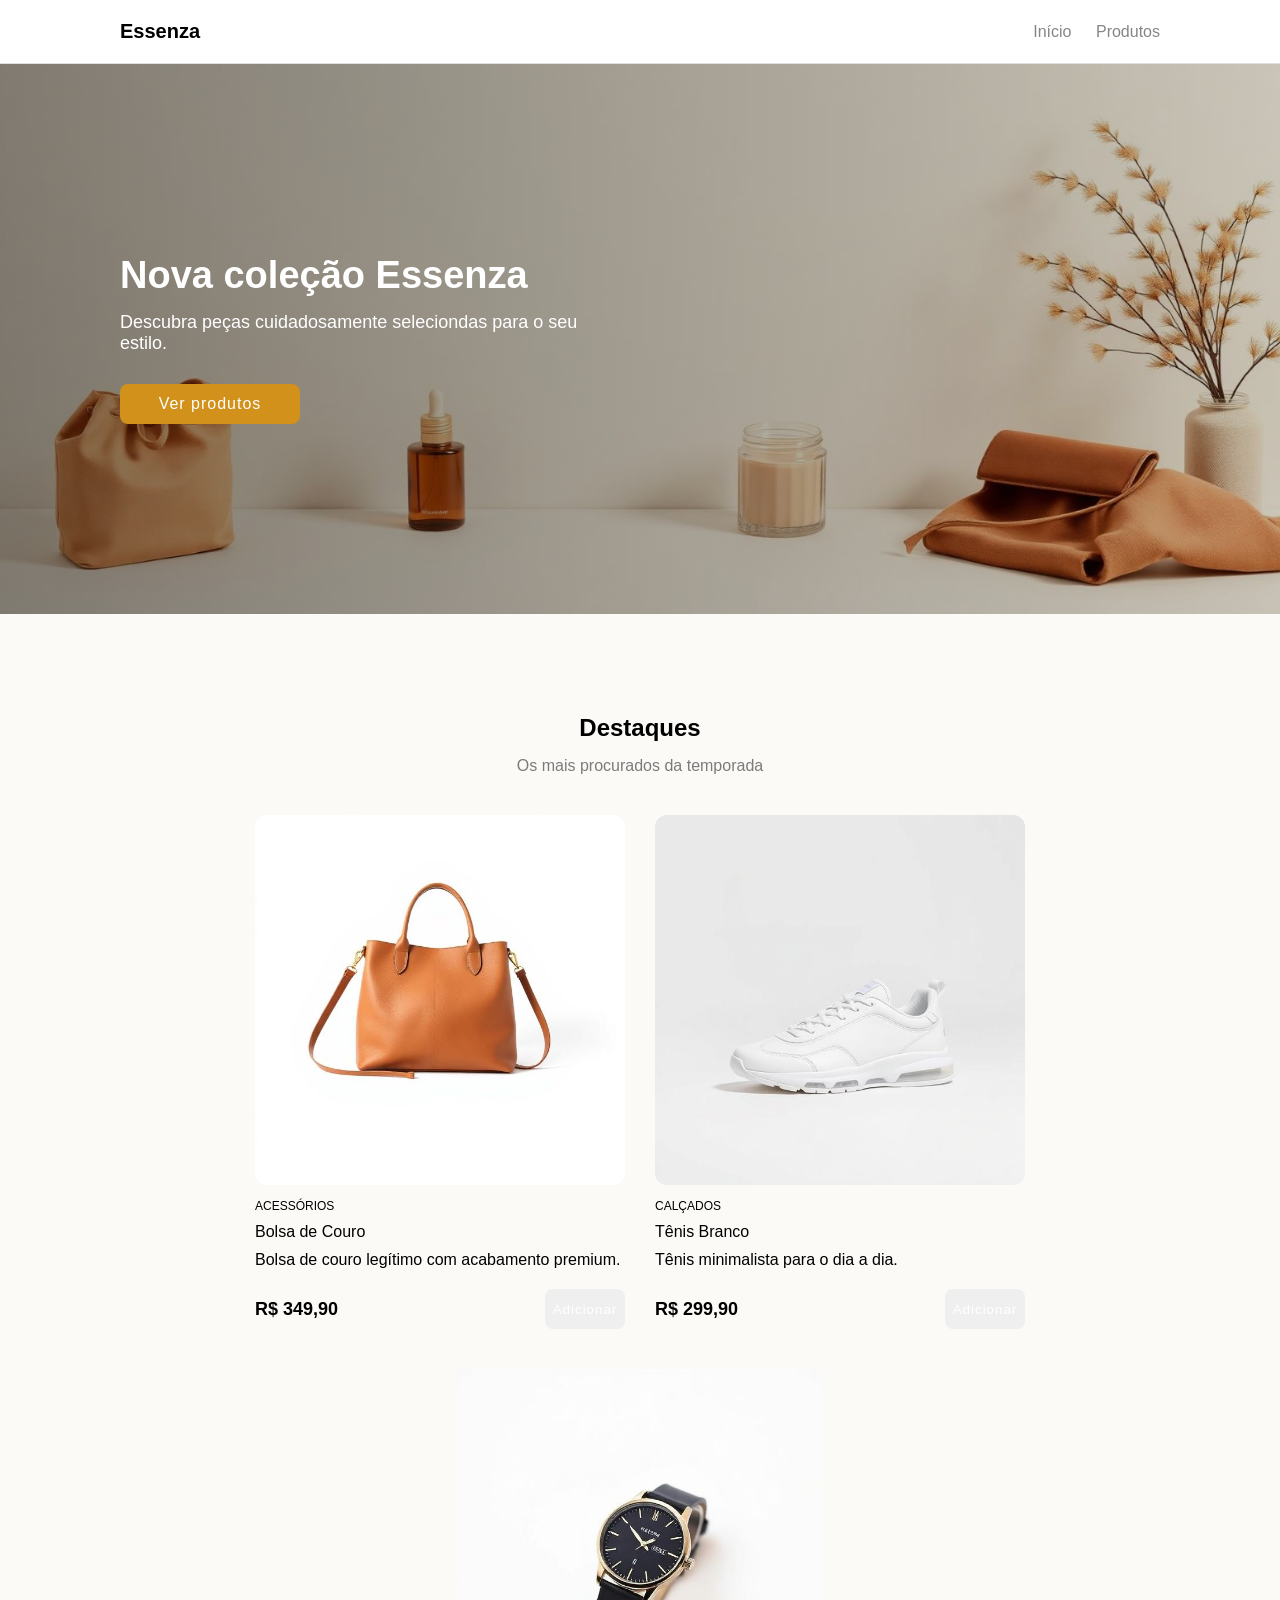
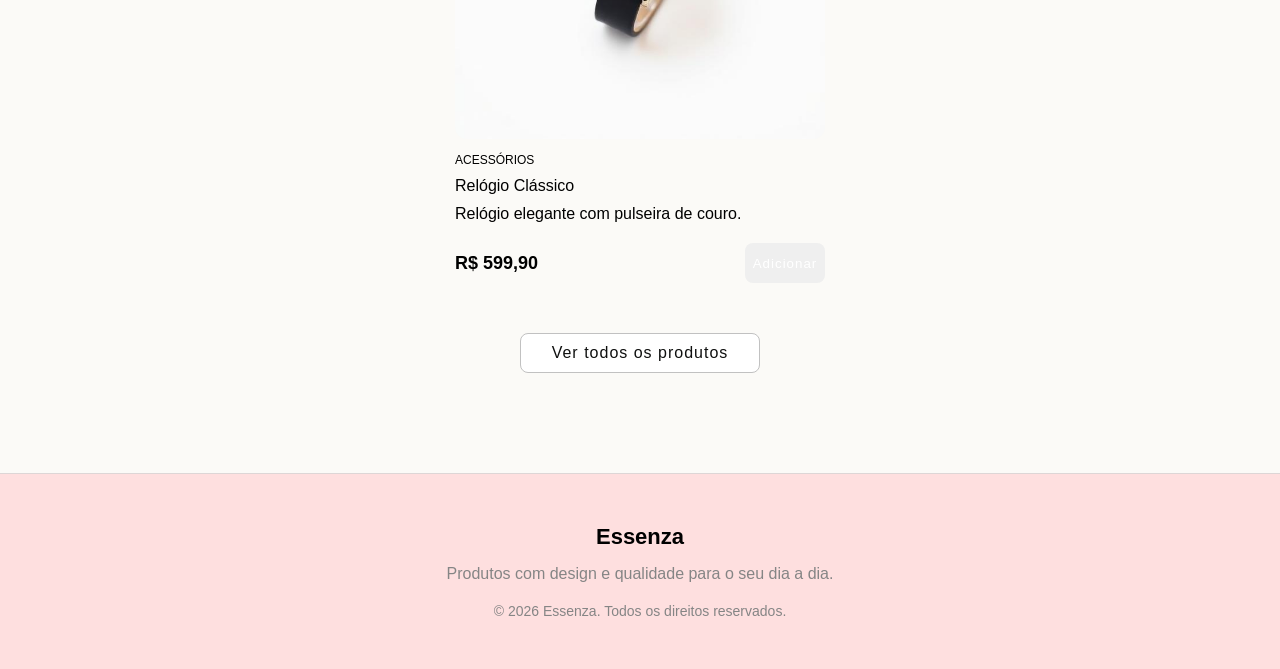
<file: index.html>
<!DOCTYPE html>
<html lang="en">
<head>
    <meta charset="UTF-8">
    <meta name="viewport" content="width=device-width, initial-scale=1.0">
    <title>Essenza</title>
    <link rel="stylesheet" href="./assets/css/style.css">
</head>
<body>
    <header>
        <h2>
            Essenza
        </h2>
        <nav>
            <a href="./site.html">Início</a>
            <a href="./produtos.html">Produtos</a>
        </nav>
    </header>

    <main>
        <section id="banner">
            <div>
                <h1>
                    Nova coleção Essenza
                </h1>
                <p>
                    Descubra peças cuidadosamente seleciondas para o seu <br>estilo.
                </p>

                <a href="./produtos.html">Ver produtos</a>
            </div>
        </section>

        <section id="destaques">
            <h2>Destaques</h2>

            <p class="subtitulo">Os mais procurados da temporada</p>

            <div class="produtos">
                <div class="card">
                    <img src="./assets/images/bolsa.jpeg" alt="Bolsa de Couro">
        
                    <div class="detalhes">
                        <div class="detalhes-textos">
                            <p class="tag">Acessórios</p>
                            <h3>Bolsa de Couro</h3>
                            <p class="descricao">Bolsa de couro legítimo com acabamento premium.</p>
                        </div>
                        <div class="comprar">
                            <p class="preco">R$ 349,90</p>
                            <button>Adicionar</button>
                        </div>
                    </div>
                </div>
                <div class="card">
                    <img src="./assets/images/tenis.jpeg" alt="Tênis branco">
        
                    <div class="detalhes">
                        <div class="detalhes-textos">
                            <p class="tag">Calçados</p>
                            <h3>Tênis Branco</h3>
                            <p class="descricao">Tênis minimalista para o dia a dia.</p>
                        </div>
                        <div class="comprar">
                            <p class="preco">R$ 299,90</p>
                            <button>Adicionar</button>
                        </div>
                    </div>
                </div>
                <div class="card">
                    <img src="./assets/images/relogio.jpeg" alt="Relógio Clássico">
        
                    <div class="detalhes">
                        <div class="detalhes-textos">
                            <p class="tag">Acessórios</p>
                            <h3>Relógio Clássico</h3>
                            <p class="descricao">Relógio elegante com pulseira de couro.</p>
                        </div>
                        <div class="comprar">
                            <p class="preco">R$ 599,90</p>
                            <button>Adicionar</button>
                        </div>
                    </div>
                </div>
            </div>

            <a class="cta-ver-todos" href="./produtos.html">Ver todos os produtos</a>
        </section>
    </main>

    <footer>
        <h2>Essenza</h2>
        <p>Produtos com design e qualidade para o seu dia a dia.</p>

        <p class="copyright">&copy; 2026 Essenza. Todos os direitos reservados.</p>
    </footer>
</body>
</html>
</file>
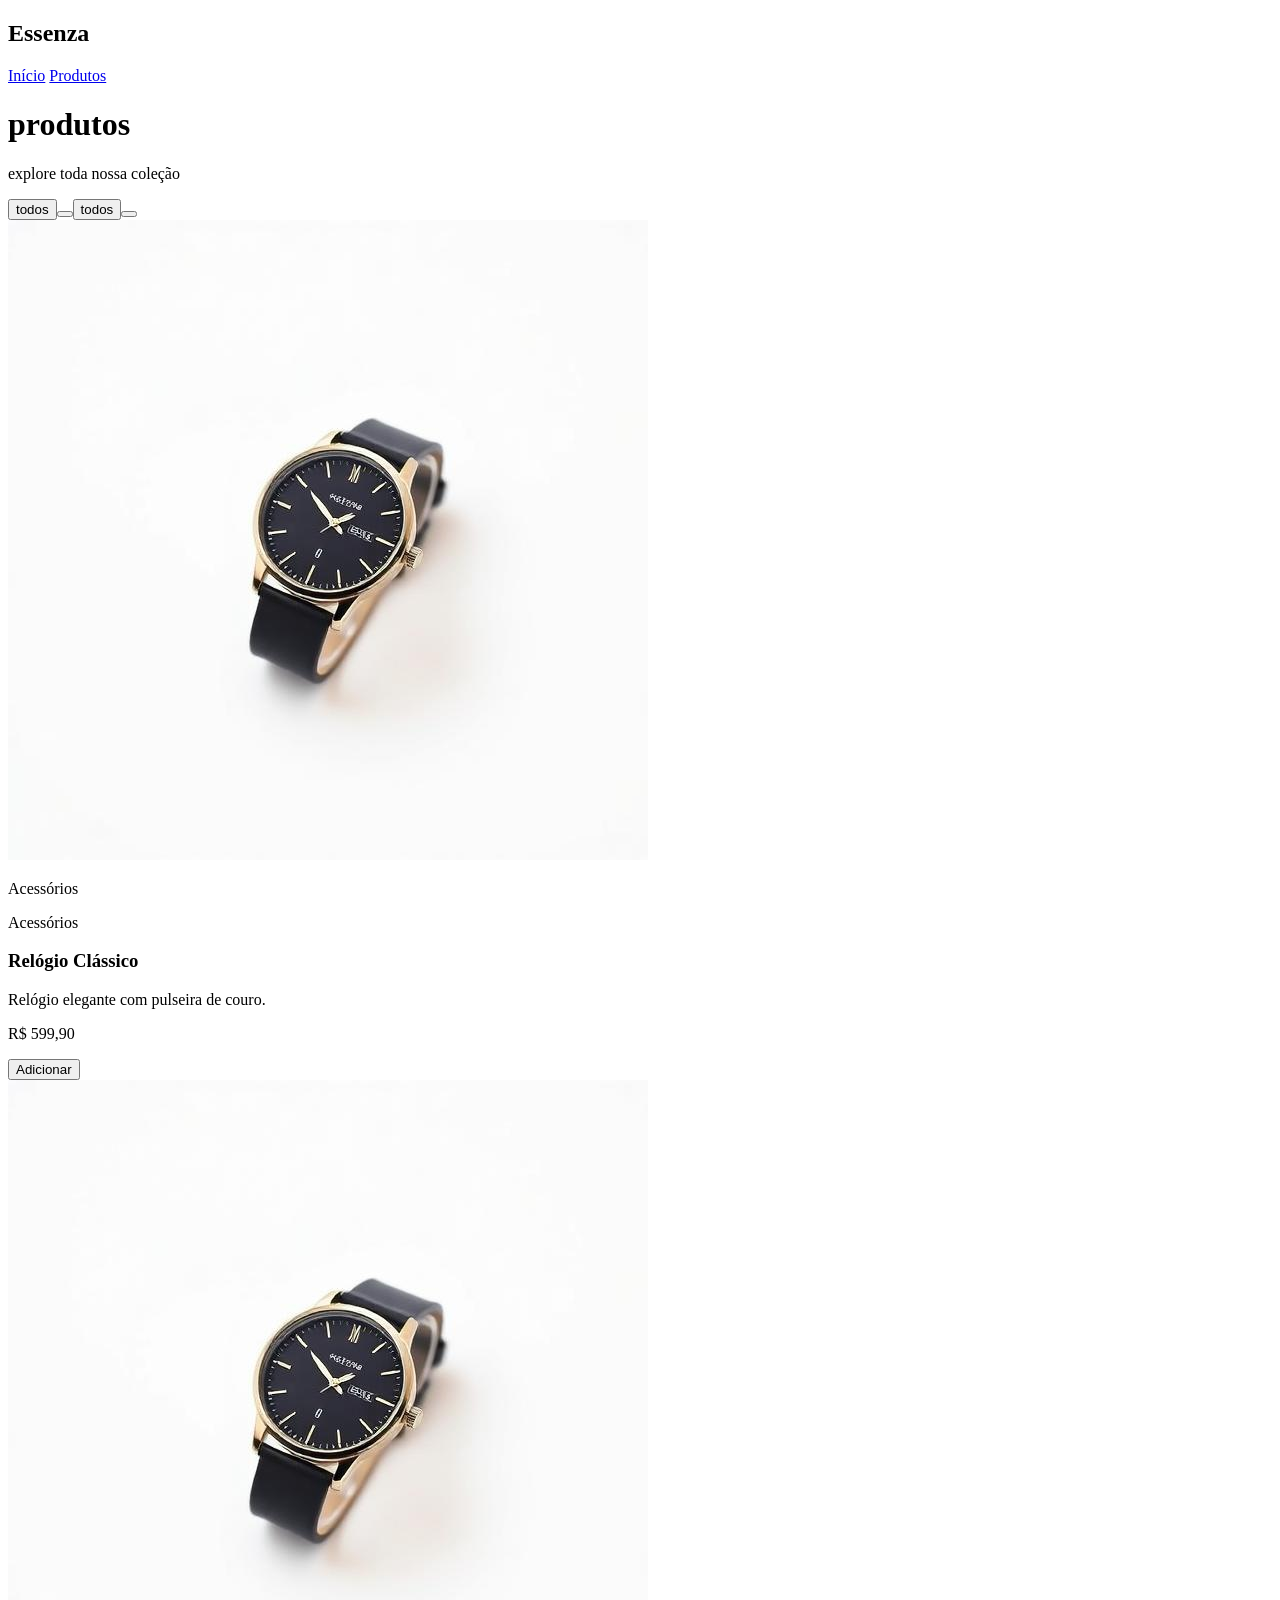
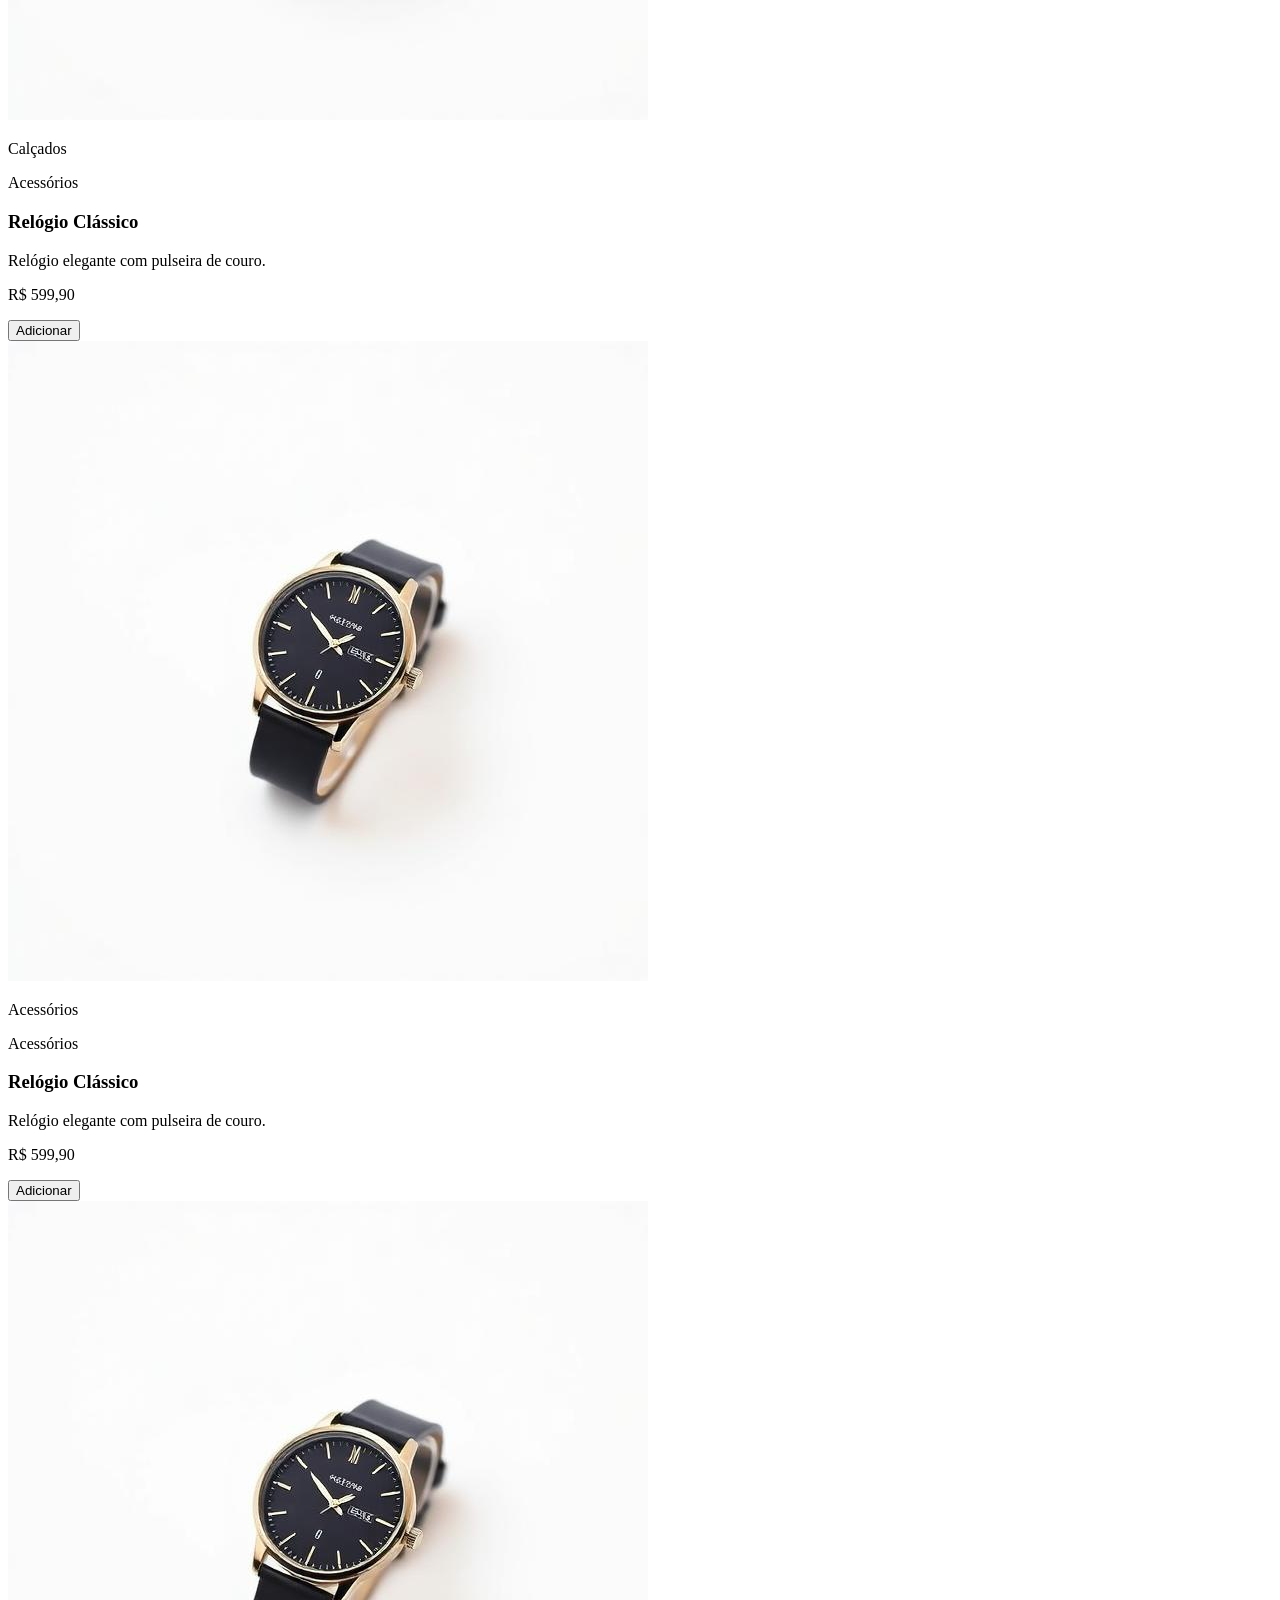
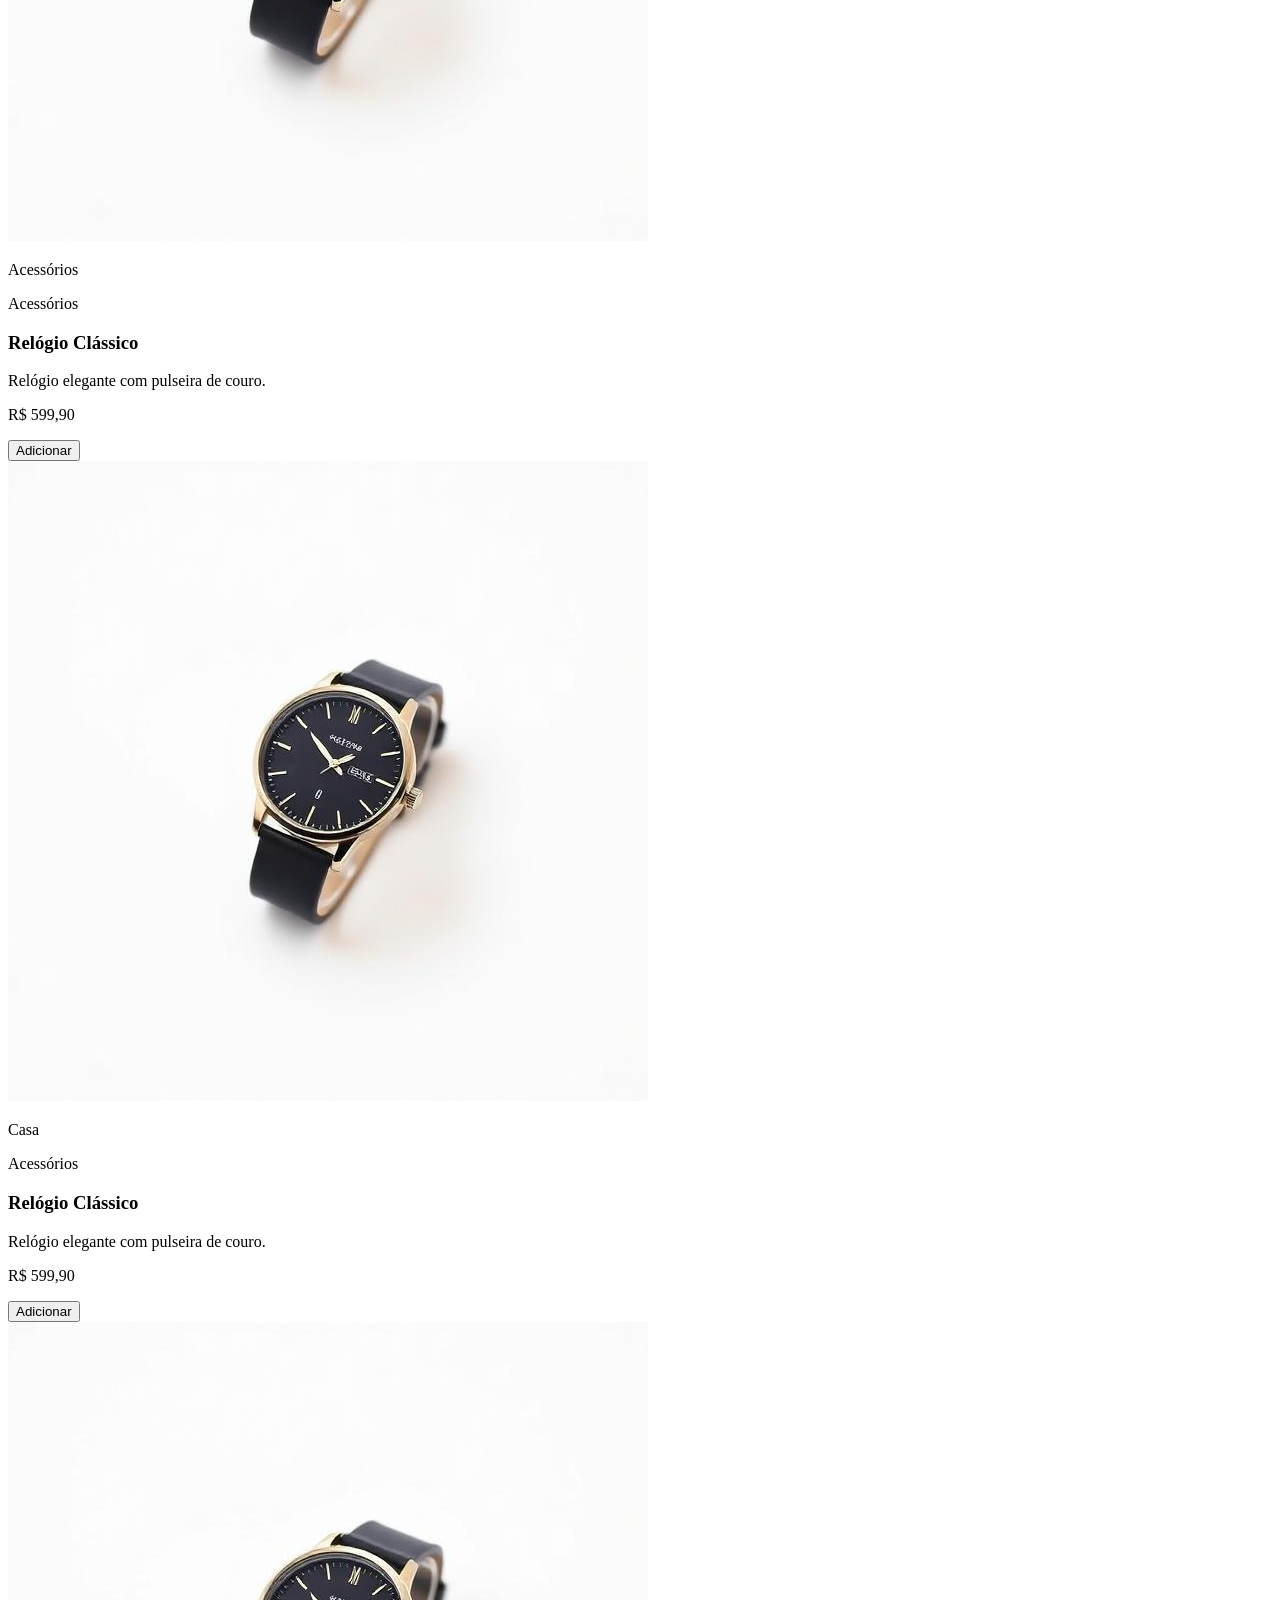
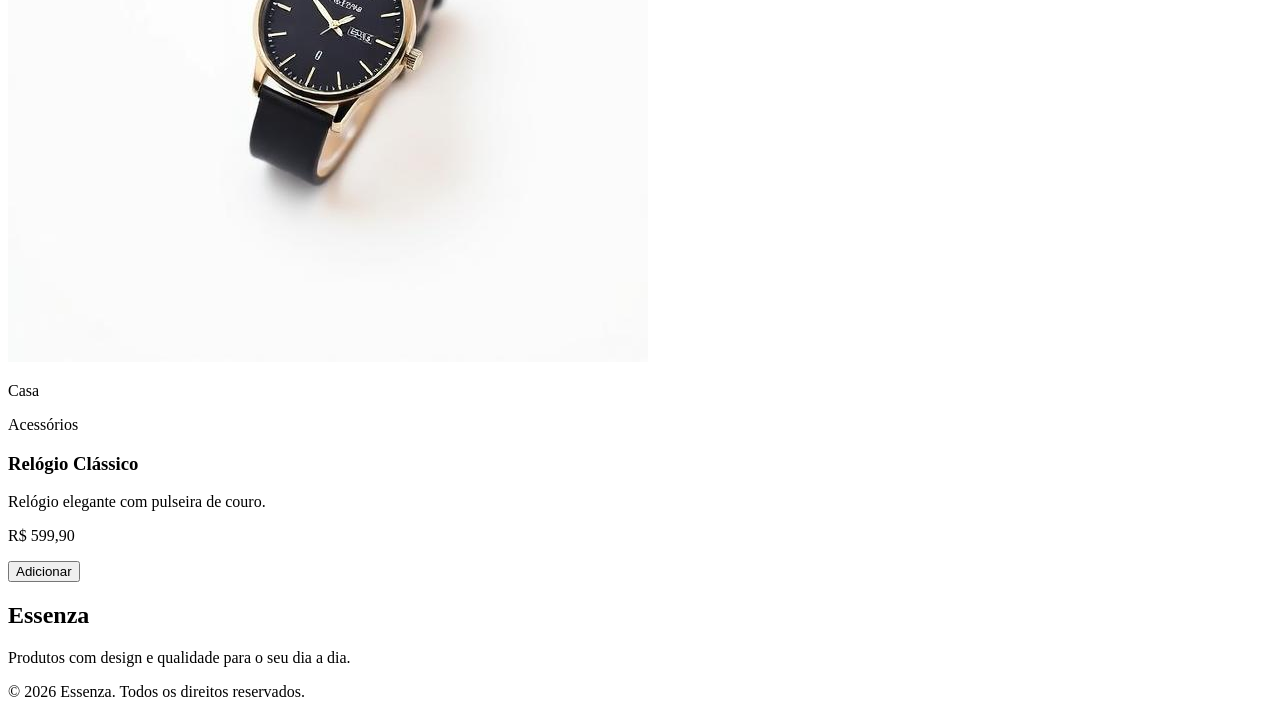
<file: produtos.html>
<!DOCTYPE html>
<html lang="en">

<head>
    <meta charset="UTF-8">
    <meta name="viewport" content="width=device-width, initial-scale=1.0">
    <title>Document</title>
</head>

<body>
    <header>
        <h2>
            Essenza
        </h2>
        <nav>
            <a href="./site.html">Início</a>
            <a href="./produtos.html">Produtos</a>
        </nav>
    </header>

    <main id="main-produto">
        <h1>produtos</h1>
        <p class="subtitulo">explore toda nossa coleção</p>

        <div class="botoes">
            <button class="tag-produto">todos</button><button class="tag-produto" todos </button><button
                    class="tag-produto">todos

                </button><button class="tag-produto">

                </button>

        </div>
        <div class="produtos"></div>

    </main>
    <footer>
        <h2>Essenza</h2>
        <p>Produtos com design e qualidade para o seu dia a dia.</p>

        <p class="copyright">&copy; 2026 Essenza. Todos os direitos reservados.</p>
    </footer>

    <script type="module" src="./data.js"></script>
    <script type="module">
        import { produtos } from './data.js'

        const container = document.querySelector('.produtos')
        for (let item of produtos)

            container.innerHTML += `
                    <div class="card">
                    <img src="./assets/images/relogio.jpeg" alt="Relógio Clássico">
        
                    <div class="detalhes">
                        <div class="detalhes-textos">
                            <p class="tag">${item.tag}</p>
                            <p class="tag">Acessórios</p>
                            <h3>Relógio Clássico</h3>
                            <p class="descricao">Relógio elegante com pulseira de couro.</p>
                        </div>
                        <div class="comprar">
                            <p class="preco">R$ 599,90</p>
                            <button>Adicionar</button>
                        </div>
                    </div>
                </div>
                `
    </script>
</body>

</html>
</file>
<file: assets/css/style.css>
*{
    margin: 0;
    padding: 0;
    box-sizing: border-box;
}

a{
    text-decoration: none;
}

body{
    font-family: sans-serif;
}

header{
    display: flex;
    justify-content: space-between;
    align-items: center;
    padding: 20px 120px;
    border-bottom: 1px solid rgb(223, 223, 223);
}

header h2{
    font-size: 20px;
}

header nav a{
    color: #4d4c4cae;
    font-size: 16px;
    transition: .3;
}

header nav a:hover {
    color: rgb(187, 127, 16);
}

header nav a:first-of-type{
    margin-right: 20px;
}

#banner {
    background-image: linear-gradient(to right, rgba(0, 0, 0, 0.474), rgba(0, 0, 0, 0.205)) ,url('../images/banner.jpeg');
    background-repeat: no-repeat;
    background-size: cover;
    height: 550px;
    display: flex;
    align-items: center;
    padding: 0 120px;
}

#banner div {
    color: white;
}

#banner h1 {
    margin-bottom: 15px;
    font-size: 38px;
}

#banner p {
    font-size: 18px;
    margin-bottom: 30px;
}

#banner a {
    display: flex;
    width: 180px;
    height: 40px;
    justify-content: center;
    align-items: center;
    border-radius: 8px;
    color: white;
    letter-spacing: 1px;
    background-color: rgb(209, 145, 27);
    transition: .3s;
}

#banner a:hover {
    background-color: rgb(148, 101, 12);
}


#destaques {
    text-align: center;
    padding: 100px 120px;
    background-color: rgb(251, 250, 247);
}

#destaques h2 {
    margin-bottom: 15px;
    font-size: 24px;
}

.subtitulo {
    font-size: 16px;
    color: rgb(123, 123, 123);
}


.produtos {
    display: flex;
    text-align: left;
    flex-wrap: wrap;
    gap: 30px;
    justify-content: center;
    margin: 40px 0;
}

.card{
    width: 100%;
    max-width: 370px;
    border-radius: 12px;
}
.card img {
    width: 100%;
    border-radius: 12px;

}
.card .detalhes {
    margin: 10px 0;
}

.detalhes .tag {
    text-transform: uppercase;
    color: rgb(rgb(137, 82, 82), green, blue);
    font-size: 12px;
}

.detalhes h3 {
    margin: 10px 0;
    font-weight: 400;
    font-size: 16px;
}

.comprar{
    margin-top: 20px;
    display: flex;
    justify-content: space-between;
    align-items: center;

}

.comprar p {
    font-size: 18px;
    font-weight: 600;
}

.comprar button {
    width: 80px;
    height: 40px;
    border-radius: 8px;
    color: white;
    letter-spacing: 1px;
    background-color: rgb(rgb(251, 6, 255), rgb(9, 255, 9), rgb(18, 18, 239));
    transition: 3s;
    border: none;
    cursor: pointer;
}

.comprar button hover{
    background-color: rgb(251, 6, 255);
}

.cta-ver-todos {
    display: flex;
    width: 240px;
    height: 40px;
    justify-content: center;
    align-items: center;
    border-radius: 8px;
    letter-spacing: 1px;
    background-color: white;
    color: rgb(15, 16, 15);
    transition: 3s;
    margin: 0 auto;
    font-size: 16px;
    border: 1px solid rgb(193, 193, 193);
}

.cta-ver-todos:haver {
    background-color: rgb(223, 223, 223);

}

footer {
    text-align: center;
    padding: 50px 0;
    border-top: 1px solid rgb(221, 214, 214);
    background-color: rgb(254, 223, 223);

}
 
footer h2 {
    font-size: 22px;

}

footer p {
    color: rgb(133, 133, 133);
}

footer p:not(.copyright) {
    margin: 15PX 0 20PX 0;
}

.copyright{
    font-size: 14px;
}
#main-produto{
    padding: 50px 120px;

}

#main-produto h1 {
    font-size: 32px;
    margin-bottom: 15px;

}

.botoes {
    margin: 40px 0;

}

.tag-produto {
    background-color: white;
    border: 1px solid rgb(215, 211, 211);
    padding: 8px 10px;
    border-radius: 8px;
    cursor: pointer;
}



@media (max-widht ) {
    
    header{
        padding: 20px 10px;
    
    }

    #banner{
        padding: 0 15px;
    }
    
    #destaques{
        padding: 100px 10px;
    }

    #main-produto{
        padding: 50px 10px;
    }
    
}
</file>
